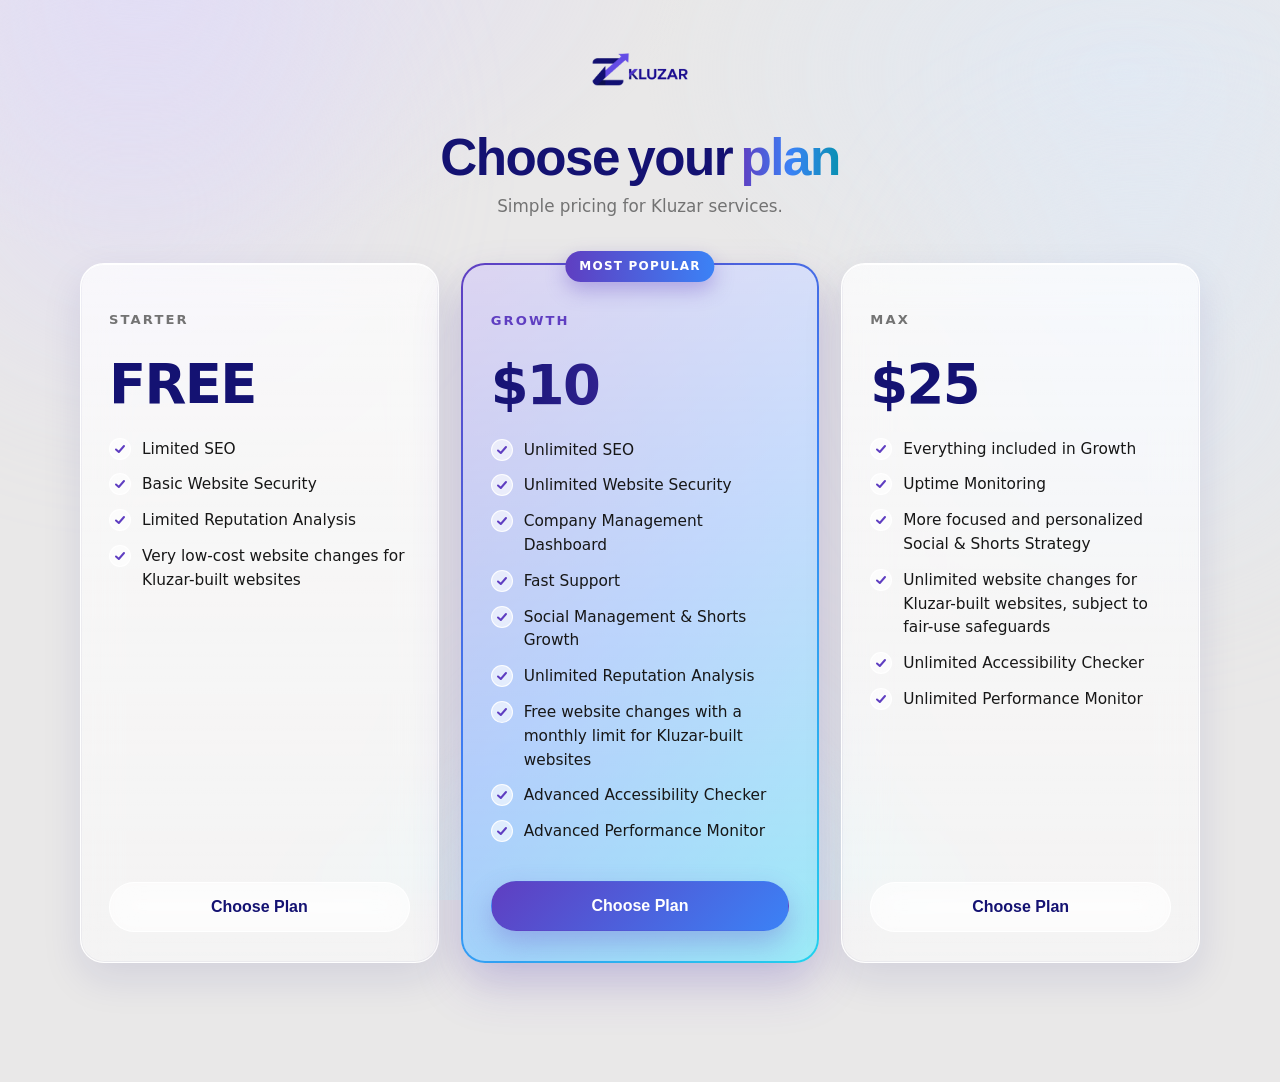
<file: index.html>
<!DOCTYPE html><!--QHCKm7PxnVJ9pXHVkPWWr--><html lang="en"><head><meta charSet="utf-8"/><meta name="viewport" content="width=device-width, initial-scale=1"/><link rel="stylesheet" href="/_next/static/css/f63e5f75e50d484b.css" data-precedence="next"/><link rel="preload" as="script" fetchPriority="low" href="/_next/static/chunks/webpack-4a462cecab786e93.js"/><script src="/_next/static/chunks/4bd1b696-c023c6e3521b1417.js" async=""></script><script src="/_next/static/chunks/255-2005b055456c798b.js" async=""></script><script src="/_next/static/chunks/main-app-b18635ba9072af18.js" async=""></script><script src="/_next/static/chunks/app/page-153f2763cb0b9851.js" async=""></script><title>Kluzar Payments — Pricing</title><meta name="description" content="Kluzar pricing plans: Starter, Growth and Max."/><link rel="icon" href="[data-uri]"/><script src="/_next/static/chunks/polyfills-42372ed130431b0a.js" noModule=""></script></head><body><div hidden=""><!--$--><!--/$--></div><div class="aurora" aria-hidden="true"><span></span><span></span><span></span></div><main class="wrap"><div class="brand"><img src="[data-uri]" alt="Kluzar"/></div><h1>Choose your <span class="accent">plan</span></h1><p class="sub">Simple pricing for Kluzar services.</p><section class="grid" aria-label="Pricing plans"><article class="card"><h2 class="plan-name">STARTER</h2><p class="price">FREE</p><ul class="features"><li><span class="tick" aria-hidden="true"><svg width="12" height="12" viewBox="0 0 12 12" fill="none" aria-hidden="true"><path d="M2 6.5 4.8 9 10 3" stroke="currentColor" stroke-width="2" stroke-linecap="round" stroke-linejoin="round"></path></svg></span><span>Limited SEO</span></li><li><span class="tick" aria-hidden="true"><svg width="12" height="12" viewBox="0 0 12 12" fill="none" aria-hidden="true"><path d="M2 6.5 4.8 9 10 3" stroke="currentColor" stroke-width="2" stroke-linecap="round" stroke-linejoin="round"></path></svg></span><span>Basic Website Security</span></li><li><span class="tick" aria-hidden="true"><svg width="12" height="12" viewBox="0 0 12 12" fill="none" aria-hidden="true"><path d="M2 6.5 4.8 9 10 3" stroke="currentColor" stroke-width="2" stroke-linecap="round" stroke-linejoin="round"></path></svg></span><span>Limited Reputation Analysis</span></li><li><span class="tick" aria-hidden="true"><svg width="12" height="12" viewBox="0 0 12 12" fill="none" aria-hidden="true"><path d="M2 6.5 4.8 9 10 3" stroke="currentColor" stroke-width="2" stroke-linecap="round" stroke-linejoin="round"></path></svg></span><span>Very low-cost website changes for Kluzar-built websites</span></li></ul><button type="button" class="choose" aria-pressed="false">Choose Plan</button></article><article class="card card--growth"><span class="pill">MOST POPULAR</span><h2 class="plan-name">GROWTH</h2><p class="price">$10</p><ul class="features"><li><span class="tick" aria-hidden="true"><svg width="12" height="12" viewBox="0 0 12 12" fill="none" aria-hidden="true"><path d="M2 6.5 4.8 9 10 3" stroke="currentColor" stroke-width="2" stroke-linecap="round" stroke-linejoin="round"></path></svg></span><span>Unlimited SEO</span></li><li><span class="tick" aria-hidden="true"><svg width="12" height="12" viewBox="0 0 12 12" fill="none" aria-hidden="true"><path d="M2 6.5 4.8 9 10 3" stroke="currentColor" stroke-width="2" stroke-linecap="round" stroke-linejoin="round"></path></svg></span><span>Unlimited Website Security</span></li><li><span class="tick" aria-hidden="true"><svg width="12" height="12" viewBox="0 0 12 12" fill="none" aria-hidden="true"><path d="M2 6.5 4.8 9 10 3" stroke="currentColor" stroke-width="2" stroke-linecap="round" stroke-linejoin="round"></path></svg></span><span>Company Management Dashboard</span></li><li><span class="tick" aria-hidden="true"><svg width="12" height="12" viewBox="0 0 12 12" fill="none" aria-hidden="true"><path d="M2 6.5 4.8 9 10 3" stroke="currentColor" stroke-width="2" stroke-linecap="round" stroke-linejoin="round"></path></svg></span><span>Fast Support</span></li><li><span class="tick" aria-hidden="true"><svg width="12" height="12" viewBox="0 0 12 12" fill="none" aria-hidden="true"><path d="M2 6.5 4.8 9 10 3" stroke="currentColor" stroke-width="2" stroke-linecap="round" stroke-linejoin="round"></path></svg></span><span>Social Management &amp; Shorts Growth</span></li><li><span class="tick" aria-hidden="true"><svg width="12" height="12" viewBox="0 0 12 12" fill="none" aria-hidden="true"><path d="M2 6.5 4.8 9 10 3" stroke="currentColor" stroke-width="2" stroke-linecap="round" stroke-linejoin="round"></path></svg></span><span>Unlimited Reputation Analysis</span></li><li><span class="tick" aria-hidden="true"><svg width="12" height="12" viewBox="0 0 12 12" fill="none" aria-hidden="true"><path d="M2 6.5 4.8 9 10 3" stroke="currentColor" stroke-width="2" stroke-linecap="round" stroke-linejoin="round"></path></svg></span><span>Free website changes with a monthly limit for Kluzar-built websites</span></li><li><span class="tick" aria-hidden="true"><svg width="12" height="12" viewBox="0 0 12 12" fill="none" aria-hidden="true"><path d="M2 6.5 4.8 9 10 3" stroke="currentColor" stroke-width="2" stroke-linecap="round" stroke-linejoin="round"></path></svg></span><span>Advanced Accessibility Checker</span></li><li><span class="tick" aria-hidden="true"><svg width="12" height="12" viewBox="0 0 12 12" fill="none" aria-hidden="true"><path d="M2 6.5 4.8 9 10 3" stroke="currentColor" stroke-width="2" stroke-linecap="round" stroke-linejoin="round"></path></svg></span><span>Advanced Performance Monitor</span></li></ul><button type="button" class="choose" aria-pressed="false">Choose Plan</button></article><article class="card"><h2 class="plan-name">MAX</h2><p class="price">$25</p><ul class="features"><li><span class="tick" aria-hidden="true"><svg width="12" height="12" viewBox="0 0 12 12" fill="none" aria-hidden="true"><path d="M2 6.5 4.8 9 10 3" stroke="currentColor" stroke-width="2" stroke-linecap="round" stroke-linejoin="round"></path></svg></span><span>Everything included in Growth</span></li><li><span class="tick" aria-hidden="true"><svg width="12" height="12" viewBox="0 0 12 12" fill="none" aria-hidden="true"><path d="M2 6.5 4.8 9 10 3" stroke="currentColor" stroke-width="2" stroke-linecap="round" stroke-linejoin="round"></path></svg></span><span>Uptime Monitoring</span></li><li><span class="tick" aria-hidden="true"><svg width="12" height="12" viewBox="0 0 12 12" fill="none" aria-hidden="true"><path d="M2 6.5 4.8 9 10 3" stroke="currentColor" stroke-width="2" stroke-linecap="round" stroke-linejoin="round"></path></svg></span><span>More focused and personalized Social &amp; Shorts Strategy</span></li><li><span class="tick" aria-hidden="true"><svg width="12" height="12" viewBox="0 0 12 12" fill="none" aria-hidden="true"><path d="M2 6.5 4.8 9 10 3" stroke="currentColor" stroke-width="2" stroke-linecap="round" stroke-linejoin="round"></path></svg></span><span>Unlimited website changes for Kluzar-built websites, subject to fair-use safeguards</span></li><li><span class="tick" aria-hidden="true"><svg width="12" height="12" viewBox="0 0 12 12" fill="none" aria-hidden="true"><path d="M2 6.5 4.8 9 10 3" stroke="currentColor" stroke-width="2" stroke-linecap="round" stroke-linejoin="round"></path></svg></span><span>Unlimited Accessibility Checker</span></li><li><span class="tick" aria-hidden="true"><svg width="12" height="12" viewBox="0 0 12 12" fill="none" aria-hidden="true"><path d="M2 6.5 4.8 9 10 3" stroke="currentColor" stroke-width="2" stroke-linecap="round" stroke-linejoin="round"></path></svg></span><span>Unlimited Performance Monitor</span></li></ul><button type="button" class="choose" aria-pressed="false">Choose Plan</button></article></section><p class="status" role="status"></p></main><!--$--><!--/$--><script src="/_next/static/chunks/webpack-4a462cecab786e93.js" id="_R_" async=""></script><script>(self.__next_f=self.__next_f||[]).push([0])</script><script>self.__next_f.push([1,"1:\"$Sreact.fragment\"\n2:I[9766,[],\"\"]\n3:I[8924,[],\"\"]\n4:I[1959,[],\"ClientPageRoot\"]\n5:I[5935,[\"974\",\"static/chunks/app/page-153f2763cb0b9851.js\"],\"default\"]\n8:I[4431,[],\"OutletBoundary\"]\na:I[5278,[],\"AsyncMetadataOutlet\"]\nc:I[4431,[],\"ViewportBoundary\"]\ne:I[4431,[],\"MetadataBoundary\"]\nf:\"$Sreact.suspense\"\n11:I[7150,[],\"\"]\n:HL[\"/_next/static/css/f63e5f75e50d484b.css\",\"style\"]\n"])</script><script>self.__next_f.push([1,"0:{\"P\":null,\"b\":\"QHCKm7PxnVJ9pXHVkPWWr\",\"p\":\"\",\"c\":[\"\",\"\"],\"i\":false,\"f\":[[[\"\",{\"children\":[\"__PAGE__\",{}]},\"$undefined\",\"$undefined\",true],[\"\",[\"$\",\"$1\",\"c\",{\"children\":[[[\"$\",\"link\",\"0\",{\"rel\":\"stylesheet\",\"href\":\"/_next/static/css/f63e5f75e50d484b.css\",\"precedence\":\"next\",\"crossOrigin\":\"$undefined\",\"nonce\":\"$undefined\"}]],[\"$\",\"html\",null,{\"lang\":\"en\",\"children\":[\"$\",\"body\",null,{\"children\":[\"$\",\"$L2\",null,{\"parallelRouterKey\":\"children\",\"error\":\"$undefined\",\"errorStyles\":\"$undefined\",\"errorScripts\":\"$undefined\",\"template\":[\"$\",\"$L3\",null,{}],\"templateStyles\":\"$undefined\",\"templateScripts\":\"$undefined\",\"notFound\":[[\"$\",\"main\",null,{\"className\":\"notfound\",\"children\":[[\"$\",\"h1\",null,{\"children\":\"Page not found\"}],[\"$\",\"p\",null,{\"children\":\"This page does not exist on Kluzar Payments.\"}],[\"$\",\"p\",null,{\"children\":[\"$\",\"a\",null,{\"href\":\"/\",\"children\":\"Back to pricing\"}]}]]}],[]],\"forbidden\":\"$undefined\",\"unauthorized\":\"$undefined\"}]}]}]]}],{\"children\":[\"__PAGE__\",[\"$\",\"$1\",\"c\",{\"children\":[[\"$\",\"$L4\",null,{\"Component\":\"$5\",\"searchParams\":{},\"params\":{},\"promises\":[\"$@6\",\"$@7\"]}],null,[\"$\",\"$L8\",null,{\"children\":[\"$L9\",[\"$\",\"$La\",null,{\"promise\":\"$@b\"}]]}]]}],{},null,false]},null,false],[\"$\",\"$1\",\"h\",{\"children\":[null,[[\"$\",\"$Lc\",null,{\"children\":\"$Ld\"}],null],[\"$\",\"$Le\",null,{\"children\":[\"$\",\"div\",null,{\"hidden\":true,\"children\":[\"$\",\"$f\",null,{\"fallback\":null,\"children\":\"$L10\"}]}]}]]}],false]],\"m\":\"$undefined\",\"G\":[\"$11\",[]],\"s\":false,\"S\":true}\n"])</script><script>self.__next_f.push([1,"6:{}\n7:\"$0:f:0:1:2:children:1:props:children:0:props:params\"\n"])</script><script>self.__next_f.push([1,"d:[[\"$\",\"meta\",\"0\",{\"charSet\":\"utf-8\"}],[\"$\",\"meta\",\"1\",{\"name\":\"viewport\",\"content\":\"width=device-width, initial-scale=1\"}]]\n9:null\n"])</script><script>self.__next_f.push([1,"12:T10d1e,"])</script><script>self.__next_f.push([1,"[data-uri]"])</script><script>self.__next_f.push([1,"b:{\"metadata\":[[\"$\",\"title\",\"0\",{\"children\":\"Kluzar Payments — Pricing\"}],[\"$\",\"meta\",\"1\",{\"name\":\"description\",\"content\":\"Kluzar pricing plans: Starter, Growth and Max.\"}],[\"$\",\"link\",\"2\",{\"rel\":\"icon\",\"href\":\"$12\"}],\"$L13\"],\"error\":null,\"digest\":\"$undefined\"}\n"])</script><script>self.__next_f.push([1,"14:I[622,[],\"IconMark\"]\n13:[\"$\",\"$L14\",\"3\",{}]\n10:\"$b:metadata\"\n"])</script></body></html>
</file>
<file: _next/static/css/f63e5f75e50d484b.css>
@font-face{font-family:Inter;font-weight:400;font-display:swap;src:url(/assets/framerusercontent.com/assets/5vvr9Vy74if2I6bQbJvbw7SY1pQ.woff2) format("woff2")}@font-face{font-family:Inter;font-weight:500;font-display:swap;src:url(/assets/framerusercontent.com/assets/5A3Ce6C9YYmCjpQx9M4inSaKU.woff2) format("woff2")}@font-face{font-family:Inter;font-weight:700;font-display:swap;src:url(/assets/framerusercontent.com/assets/DpPBYI0sL4fYLgAkX8KXOPVt7c.woff2) format("woff2")}@font-face{font-family:Manrope;font-weight:500;font-display:swap;src:url(/assets/fonts.gstatic.com/s/manrope/v23/xn7gYHE41ni1AdIRggqxSuXd.woff2) format("woff2")}@font-face{font-family:Manrope;font-weight:700;font-display:swap;src:url(/assets/fonts.gstatic.com/s/manrope/v23/xn7gYHE41ni1AdIRggqxSuXd.woff2) format("woff2")}*{box-sizing:border-box}body{margin:0;min-height:100vh;font-family:Inter,system-ui,-apple-system,Segoe UI,Roboto,Arial,sans-serif;color:#171717;background-color:#E9E8E8;line-height:1.55;overflow-x:hidden}.aurora{position:fixed;inset:0;z-index:-1;overflow:hidden;background:radial-gradient(900px 500px at 12% -5%,rgba(221,214,254,.5),transparent 60%),radial-gradient(800px 500px at 88% 8%,rgba(219,234,254,.5),transparent 60%),radial-gradient(700px 500px at 50% 112%,rgba(207,250,254,.45),transparent 60%)}.aurora span{position:absolute;border-radius:50%;filter:blur(90px);opacity:.35;animation:drift 22s ease-in-out infinite alternate}.aurora span:first-child{width:420px;height:420px;left:-80px;top:-60px;background:#ddd6fe}.aurora span:nth-child(2){width:380px;height:380px;right:-60px;top:18%;background:#dbeafe;animation-delay:-8s}.aurora span:nth-child(3){width:340px;height:340px;left:38%;bottom:-140px;background:#cffafe;animation-delay:-14s}@keyframes drift{0%{transform:translate(0) scale(1)}to{transform:translate(36px,24px) scale(1.08)}}.wrap{max-width:1160px;margin:0 auto;padding:40px 20px 56px;position:relative}.brand{text-align:center}.brand img{height:54px;width:auto;max-width:100%}h1{font-family:Manrope,sans-serif;text-align:center;font-size:clamp(2.1rem,5vw,3.2rem);line-height:1.1;letter-spacing:-.03em;color:#141272;margin:26px 0 10px}h1 .accent{background:linear-gradient(90deg,#5F3EC1,#3b82f6,#0891b2);-webkit-background-clip:text;background-clip:text;color:transparent}.sub{text-align:center;color:#737373;max-width:540px;margin:0 auto;font-size:1.05rem}.grid{display:grid;grid-template-columns:repeat(3,1fr);grid-gap:22px;gap:22px;align-items:stretch;margin-top:44px}.card{position:relative;display:flex;flex-direction:column;padding:34px 28px 30px;border-radius:24px;background:linear-gradient(180deg,rgba(255,255,255,.72),rgba(255,255,255,.5));-webkit-backdrop-filter:blur(22px) saturate(160%);backdrop-filter:blur(22px) saturate(160%);border:1px solid rgba(255,255,255,.95);box-shadow:0 16px 40px rgba(20,18,114,.1),inset 0 1px 0 rgba(255,255,255,1),inset 0 0 0 1px rgba(20,18,114,.04);transition:transform .25s ease,border-color .25s ease,box-shadow .25s ease;animation:rise .6s ease both}.card:nth-child(2){animation-delay:.08s}.card:nth-child(3){animation-delay:.16s}@keyframes rise{0%{opacity:0;transform:translateY(16px)}to{opacity:1;transform:translateY(0)}}.card:hover{transform:translateY(-6px);border-color:#c9c2ff;box-shadow:0 24px 50px rgba(20,18,114,.12),inset 0 1px 0 rgba(255,255,255,.9)}.card--growth{transform:scale(1.05);border:2px solid transparent;background:linear-gradient(180deg,rgba(255,255,255,.78),rgba(255,255,255,.55)) padding-box,linear-gradient(135deg,#5F3EC1,#3b82f6,#22d3ee) border-box;box-shadow:0 24px 50px rgba(95,62,193,.18),0 16px 40px rgba(20,18,114,.08)}.card--growth:hover{transform:scale(1.06) translateY(-6px)}.pill{position:absolute;top:-14px;left:50%;transform:translateX(-50%);white-space:nowrap;padding:6px 14px;border-radius:999px;background:linear-gradient(90deg,#5F3EC1,#3b82f6);color:#fff;font-size:.75rem;font-weight:800;letter-spacing:.1em;box-shadow:0 8px 20px rgba(95,62,193,.35)}.plan-name{font-size:.82rem;font-weight:800;letter-spacing:.16em;color:#737373}.card--growth .plan-name{color:#5F3EC1}.price{font-size:3.4rem;font-weight:800;line-height:1;margin:16px 0 2px;letter-spacing:-.03em;color:#141272}.card--growth .price{background:linear-gradient(90deg,#141272,#5F3EC1);-webkit-background-clip:text;background-clip:text;color:transparent}.features{list-style:none;padding:0;margin:24px 0 26px;flex:1 1}.features li{display:flex;gap:11px;align-items:flex-start;margin-bottom:12px;color:#171717;font-size:.96rem}.features .tick{flex:0 0 auto;width:22px;height:22px;margin-top:1px;border-radius:50%;background:rgba(255,255,255,.6);border:1px solid rgba(255,255,255,.9);display:flex;align-items:center;justify-content:center;color:#5F3EC1}.choose{width:100%;min-height:50px;border-radius:999px;border:1px solid rgba(255,255,255,.9);background:rgba(255,255,255,.5);-webkit-backdrop-filter:blur(14px);backdrop-filter:blur(14px);color:#141272;font-size:1rem;font-weight:700;cursor:pointer;transition:background .2s ease,border-color .2s ease,transform .2s ease,box-shadow .2s ease}.choose:hover{background:#f5f3ff;border-color:#c9c2ff;transform:translateY(-1px)}.card--growth .choose{background:linear-gradient(135deg,#5F3EC1,#3b82f6);border-color:transparent;color:#ffffff;box-shadow:0 12px 28px rgba(95,62,193,.3)}.card--growth .choose:hover{background:linear-gradient(135deg,#6D50CB,#4d8df7)}.choose:focus-visible{outline:2px solid #5F3EC1;outline-offset:3px}.choose[aria-pressed=true]{border-color:#5F3EC1;box-shadow:0 0 0 1px #5F3EC1}.status{text-align:center;color:#737373;min-height:24px;margin-top:24px;font-size:.96rem}.notfound{min-height:100vh;display:flex;flex-direction:column;align-items:center;justify-content:center;text-align:center;padding:20px}.notfound p{color:#737373}.notfound a{color:#5F3EC1;font-weight:700}@media (max-width:900px){.grid{grid-template-columns:1fr;max-width:540px;margin-left:auto;margin-right:auto}.card--growth,.card--growth:hover{transform:none}}@media (max-width:480px){.wrap{padding:30px 16px 44px}.card{padding:28px 22px 26px}.price{font-size:2.8rem}}@media (prefers-reduced-motion:reduce){*,:after,:before{animation:none!important;transition:none!important;transform:none!important}}.back-row{margin:0 0 8px}.back-link{color:#5F3EC1;font-weight:600;text-decoration:none}.back-link:hover{text-decoration:underline}
</file>
